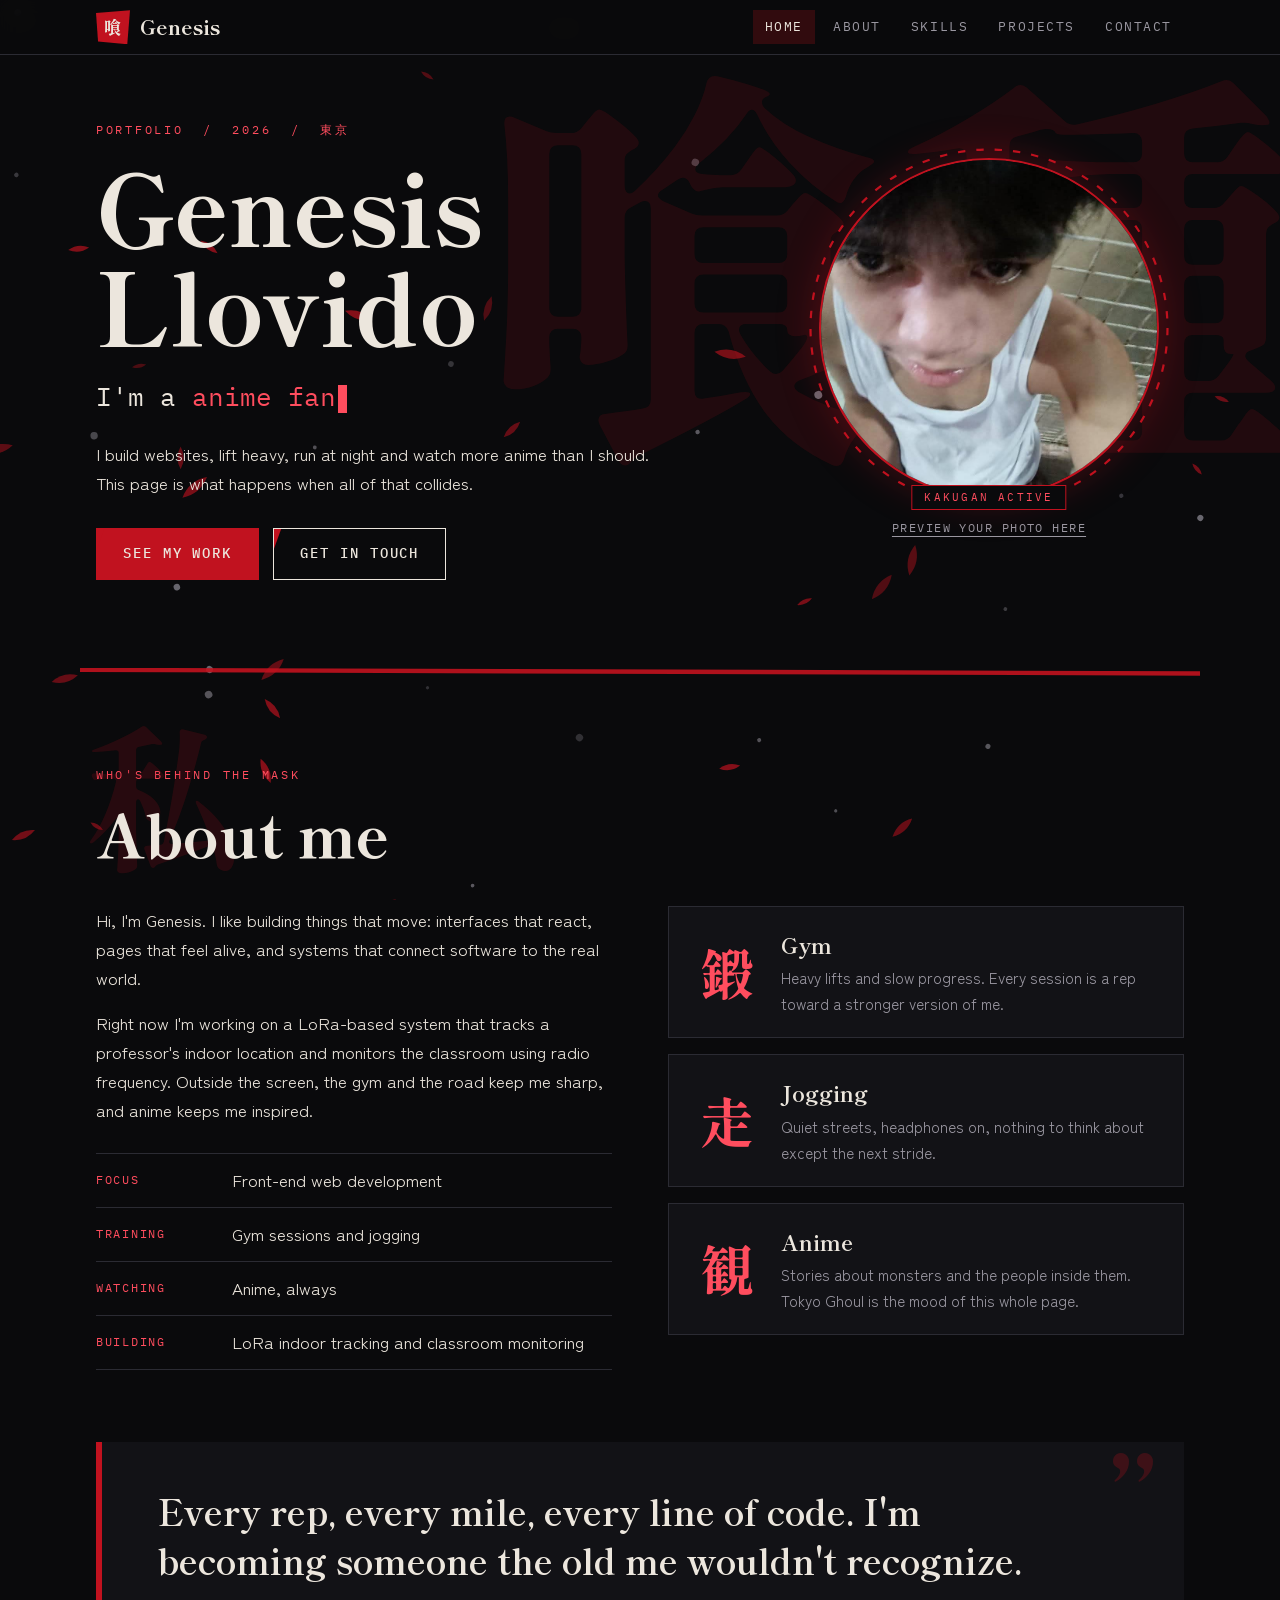
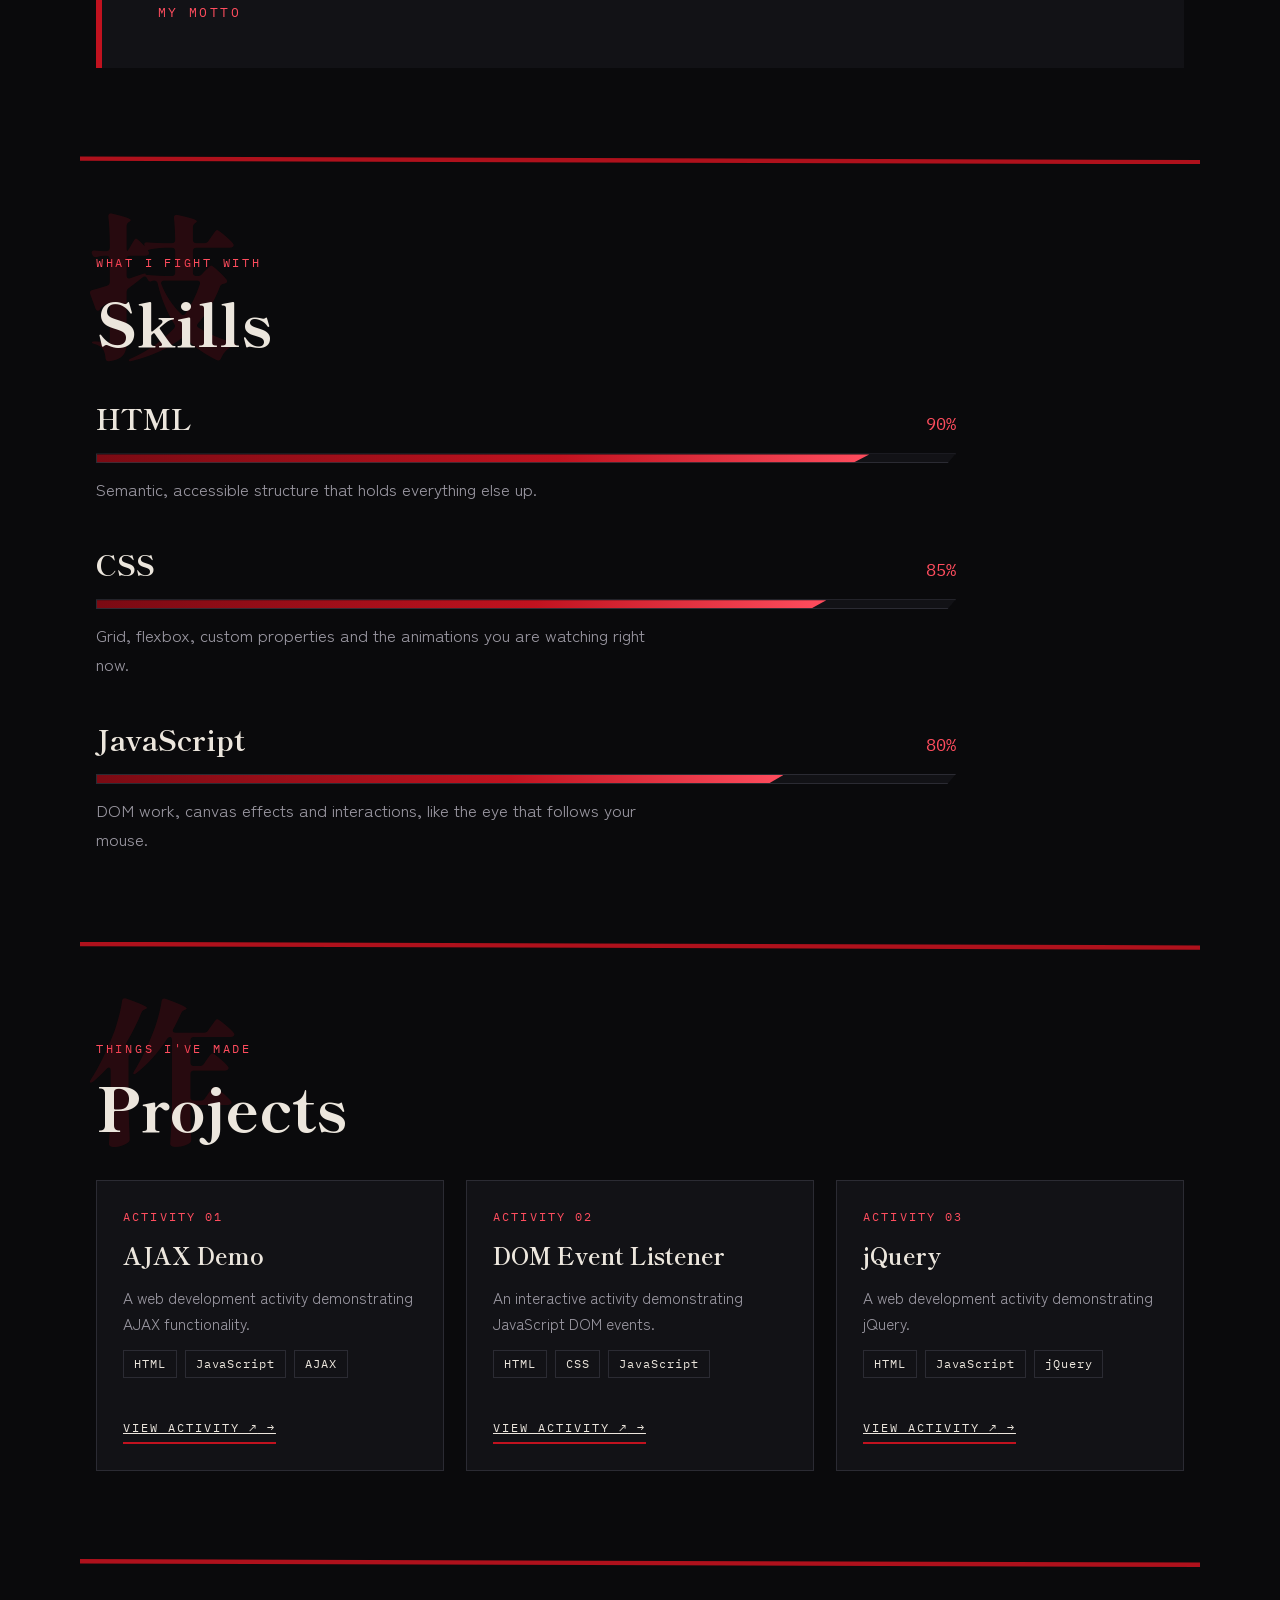
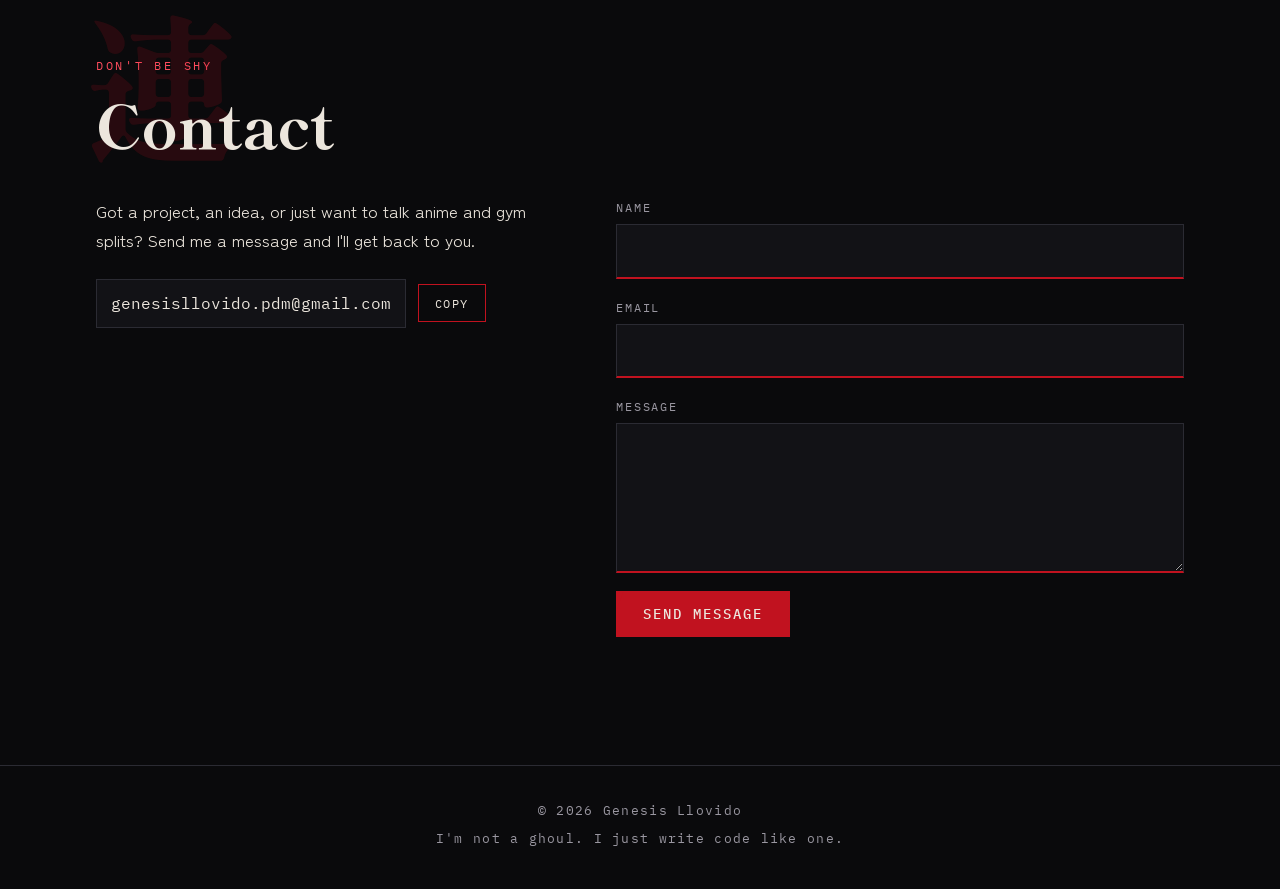
<file: FINAL_PORFOLIO/index.html>
<!DOCTYPE html>
<html lang="en">
<head>
<meta charset="UTF-8">
<meta name="viewport" content="width=device-width, initial-scale=1, viewport-fit=cover">
<title>Genesis Llovido Portfolio</title>
<link rel="preconnect" href="https://fonts.googleapis.com">
<link rel="preconnect" href="https://fonts.gstatic.com" crossorigin>
<link rel="stylesheet" href="https://fonts.googleapis.com/css2?family=IBM+Plex+Mono:wght@400;500&family=Shippori+Mincho+B1:wght@500;700;800&family=Zen+Kaku+Gothic+New:wght@400;500;700&display=swap">
<link rel="stylesheet" href="style.css">
</head>
<body>

<canvas id="ash" class="layer" aria-hidden="true"></canvas>
<canvas id="fx" class="layer" aria-hidden="true"></canvas>
<div class="eye" id="eye" aria-hidden="true">
  <svg viewBox="0 0 44 44" xmlns="http://www.w3.org/2000/svg">
    <g class="ball">
      <path d="M2 22 Q22 3 42 22 Q22 41 2 22 Z" fill="#050505" stroke="#ff2a3d" stroke-width="1.6"/>
      <g id="iris">
        <circle cx="22" cy="22" r="9" fill="#c1121f"/>
        <circle cx="22" cy="22" r="9" fill="none" stroke="#ff4d5e" stroke-width="1"/>
        <ellipse cx="22" cy="22" rx="2" ry="7.5" fill="#050505"/>
      </g>
      <path d="M2 22 L-0 21 M42 22 L44 23" stroke="#ff2a3d" stroke-width="1.2"/>
    </g>
  </svg>
</div>

<header class="nav">
  <div class="wrap">
    <a class="logo" href="#home" aria-label="Genesis Llovido, back to top"><b>喰</b>Genesis</a>
    <nav aria-label="Main">
      <ul>
        <li><a href="#home" data-spy>Home</a></li>
        <li><a href="#about" data-spy>About</a></li>
        <li><a href="#skills" data-spy>Skills</a></li>
        <li><a href="#projects" data-spy>Projects</a></li>
        <li><a href="#contact" data-spy>Contact</a></li>
      </ul>
    </nav>
  </div>
</header>

<main>
  <!-- HOME -->
  <section id="home">
    <div class="bigkanji" aria-hidden="true">喰種</div>
    <div class="wrap hero">
      <div>
        <p class="eyebrow reveal">Portfolio &nbsp;/&nbsp; 2026 &nbsp;/&nbsp; 東京</p>
        <h1 class="reveal"><span class="glitch" data-text="Genesis Llovido">Genesis Llovido</span></h1>
        <p class="role reveal">I'm a <span id="typed">web developer</span><span class="caret" aria-hidden="true"></span></p>
        <p class="reveal">I build websites, lift heavy, run at night and watch more anime than I should. This page is what happens when all of that collides.</p>
        <div class="btns reveal">
          <a class="btn solid" href="#projects">See my work</a>
          <a class="btn" href="#contact">Get in touch</a>
        </div>
      </div>
      <div class="avatar-col reveal">
        <div class="avatar">
          <svg class="ring" viewBox="0 0 100 100" aria-hidden="true"><circle cx="50" cy="50" r="48.5" fill="none" stroke="#c1121f" stroke-width=".6" stroke-dasharray="2 3"/></svg>
          <svg class="ring ring2" viewBox="0 0 100 100" aria-hidden="true"><circle cx="50" cy="50" r="48.5" fill="none" stroke="#ece6dd" stroke-opacity=".35" stroke-width=".4" stroke-dasharray="14 9 3 9"/></svg>
          <!-- To use your real photo permanently: replace the src of #avatarImg with your image file or a data: URI and remove the hidden attribute from it; hide #avatarArt. -->
          <div class="frame">
            <img
  id="avatarImg"
  src="cute.jpg"
  alt="Profile photo of Genesis Llovido"
>
            <svg id="avatarArt" viewBox="0 0 200 200" role="img" aria-label="Placeholder profile silhouette with one red ghoul eye">
              <defs>
                <radialGradient id="glow" cx="50%" cy="42%" r="65%"><stop offset="0" stop-color="#3a0a10"/><stop offset="1" stop-color="#0a0a0c"/></radialGradient>
              </defs>
              <rect width="200" height="200" fill="url(#glow)"/>
              <path d="M100 52c-26 0-40 18-40 42 0 18 8 32 18 40-26 8-48 22-52 66h148c-4-44-26-58-52-66 10-8 18-22 18-40 0-24-14-42-40-42z" fill="#050505"/>
              <path d="M66 86c10-30 26-38 40-36 16 2 26 14 28 34-12-12-24-16-36-14-12 2-24 8-32 16z" fill="#16161b"/>
              <path d="M104 98 Q116 90 128 98 Q116 108 104 98Z" fill="#050505" stroke="#ff2a3d" stroke-width="1.4"/>
              <circle cx="116" cy="98" r="5" fill="#c1121f"/><ellipse cx="116" cy="98" rx="1.1" ry="4.4" fill="#050505"/>
              <path d="M74 98 Q86 90 98 98 Q86 106 74 98Z" fill="#0a0a0c" stroke="#3a3a44" stroke-width="1"/>
            </svg>
          </div>
          <span class="tag">KAKUGAN ACTIVE</span>
        </div>
        <input type="file" id="photo" accept="image/*" class="sr">
        <button type="button" class="photo-btn" id="photoBtn">Preview your photo here</button>
      </div>
    </div>
  </section>

  <div class="slash" aria-hidden="true"></div>

  <!-- ABOUT -->
  <section id="about">
    <div class="wrap">
      <p class="eyebrow">Who's behind the mask</p>
      <h2 class="reveal"><span class="kj" aria-hidden="true">私</span>About me</h2>
      <div class="about-grid">
        <div class="reveal">
          <p>Hi, I'm Genesis. I like building things that move: interfaces that react, pages that feel alive, and systems that connect software to the real world.</p>
          <p>Right now I'm working on a LoRa-based system that tracks a professor's indoor location and monitors the classroom using radio frequency. Outside the screen, the gym and the road keep me sharp, and anime keeps me inspired.</p>
          <dl class="facts">
            <div><dt>Focus</dt><dd>Front-end web development</dd></div>
            <div><dt>Training</dt><dd>Gym sessions and jogging</dd></div>
            <div><dt>Watching</dt><dd>Anime, always</dd></div>
            <div><dt>Building</dt><dd>LoRa indoor tracking and classroom monitoring</dd></div>
          </dl>
        </div>
        <div class="hobbies" aria-label="Hobbies">
          <article class="hobby reveal">
            <span class="kj" aria-hidden="true">鍛</span>
            <div><h3>Gym</h3><p>Heavy lifts and slow progress. Every session is a rep toward a stronger version of me.</p></div>
          </article>
          <article class="hobby reveal">
            <span class="kj" aria-hidden="true">走</span>
            <div><h3>Jogging</h3><p>Quiet streets, headphones on, nothing to think about except the next stride.</p></div>
          </article>
          <article class="hobby reveal">
            <span class="kj" aria-hidden="true">観</span>
            <div><h3>Anime</h3><p>Stories about monsters and the people inside them. Tokyo Ghoul is the mood of this whole page.</p></div>
          </article>
        </div>
      </div>
      <figure class="quote reveal" style="margin-inline:0">
        <blockquote>Every rep, every mile, every line of code. I'm becoming someone the old me wouldn't recognize.</blockquote>
        <cite>My motto</cite>
      </figure>
    </div>
  </section>

  <div class="slash" aria-hidden="true"></div>

  <!-- SKILLS -->
  <section id="skills">
    <div class="wrap">
      <p class="eyebrow">What I fight with</p>
      <h2 class="reveal"><span class="kj" aria-hidden="true">技</span>Skills</h2>
      <div class="skills">
        <div class="skill reveal">
          <div class="skill-top"><h3>HTML</h3><span>90%</span></div>
          <div class="bar" role="img" aria-label="HTML skill level 90 percent"><i style="--lvl:90%"></i></div>
          <p>Semantic, accessible structure that holds everything else up.</p>
        </div>
        <div class="skill reveal">
          <div class="skill-top"><h3>CSS</h3><span>85%</span></div>
          <div class="bar" role="img" aria-label="CSS skill level 85 percent"><i style="--lvl:85%"></i></div>
          <p>Grid, flexbox, custom properties and the animations you are watching right now.</p>
        </div>
        <div class="skill reveal">
          <div class="skill-top"><h3>JavaScript</h3><span>80%</span></div>
          <div class="bar" role="img" aria-label="JavaScript skill level 80 percent"><i style="--lvl:80%"></i></div>
          <p>DOM work, canvas effects and interactions, like the eye that follows your mouse.</p>
        </div>
      </div>
    </div>
  </section>

  <div class="slash" aria-hidden="true"></div>

<!-- PROJECTS -->
<section id="projects">
  <div class="wrap">
    <p class="eyebrow">Things I've made</p>
    <h2 class="reveal">
      <span class="kj" aria-hidden="true">作</span>Projects
    </h2>

    <div class="projects">

      

      <!-- ACTIVITY 1 -->
      <article class="project reveal" data-hot>
        <span class="kind">Activity 01</span>
        <h3>AJAX Demo</h3>
        <p>A web development activity demonstrating AJAX functionality.</p>
        <ul class="tags">
          <li>HTML</li>
          <li>JavaScript</li>
          <li>AJAX</li>
        </ul>
        <a class="view" href="projects/AJAX_DEMO/index.html"
           target="_blank" rel="noopener">View Activity ↗</a>
      </article>

      <!-- ACTIVITY 2 -->
      <article class="project reveal" data-hot>
        <span class="kind">Activity 02</span>
        <h3>DOM Event Listener</h3>
        <p>An interactive activity demonstrating JavaScript DOM events.</p>
        <ul class="tags">
          <li>HTML</li>
          <li>CSS</li>
          <li>JavaScript</li>
        </ul>
        <a class="view" href="projects/AJAX_DEMO/DOM_EVENTLISTENER/index.html"
           target="_blank" rel="noopener">View Activity ↗</a>
      </article>

      <!-- ACTIVITY 3 -->
      <article class="project reveal" data-hot>
        <span class="kind">Activity 03</span>
        <h3>jQuery</h3>
        <p>A web development activity demonstrating jQuery.</p>
        <ul class="tags">
          <li>HTML</li>
          <li>JavaScript</li>
          <li>jQuery</li>
        </ul>
        <a class="view" href="projects/AJAX_DEMO/DOM_EVENTLISTENER/JQuery/index.html"
           target="_blank" rel="noopener">View Activity ↗</a>
      </article>

    </div>
  </div>
</section>

<div class="slash" aria-hidden="true"></div>
  <!-- CONTACT -->
  <section id="contact">
    <div class="wrap">
      <p class="eyebrow">Don't be shy</p>
      <h2 class="reveal"><span class="kj" aria-hidden="true">連</span>Contact</h2>
      <div class="contact-grid">
        <div class="reveal">
          <p>Got a project, an idea, or just want to talk anime and gym splits? Send me a message and I'll get back to you.</p>
          <div class="mail">
            <code id="mailText">genesisllovido.pdm@gmail.com</code>
            <button type="button" id="copyMail">Copy</button>
          </div>
          <p id="copyNote" class="muted" style="margin-top:10px;font-size:.9rem" aria-live="polite"></p>
        </div>
        <form id="contactForm" class="reveal" novalidate>
          <label for="name">Name<input id="name" name="name" type="text" autocomplete="name" required></label>
          <label for="email">Email<input id="email" name="email" type="email" autocomplete="email" required></label>
          <label for="msg">Message<textarea id="msg" name="msg" required></textarea></label>
          <div><button class="btn solid" type="submit">Send message</button></div>
          <p id="status" role="status" aria-live="polite"></p>
        </form>
      </div>
    </div>
  </section>
</main>

<div class="modal" id="modal" hidden>
  <div class="panel" role="dialog" aria-modal="true" aria-labelledby="pTitle">
    <button type="button" class="x" id="pClose" aria-label="Close project">×</button>
    <span class="eyebrow" id="pKind" style="margin:0"></span>
    <h3 id="pTitle"></h3>
    <div id="pBody"></div>
  </div>
</div>

<footer>
  <div class="wrap">
    <p>© 2026 Genesis Llovido</p>
    <p>I'm not a ghoul. I just write code like one.</p>
  </div>
</footer>

<script src="script.js"></script>
</body>
</html>
</file>
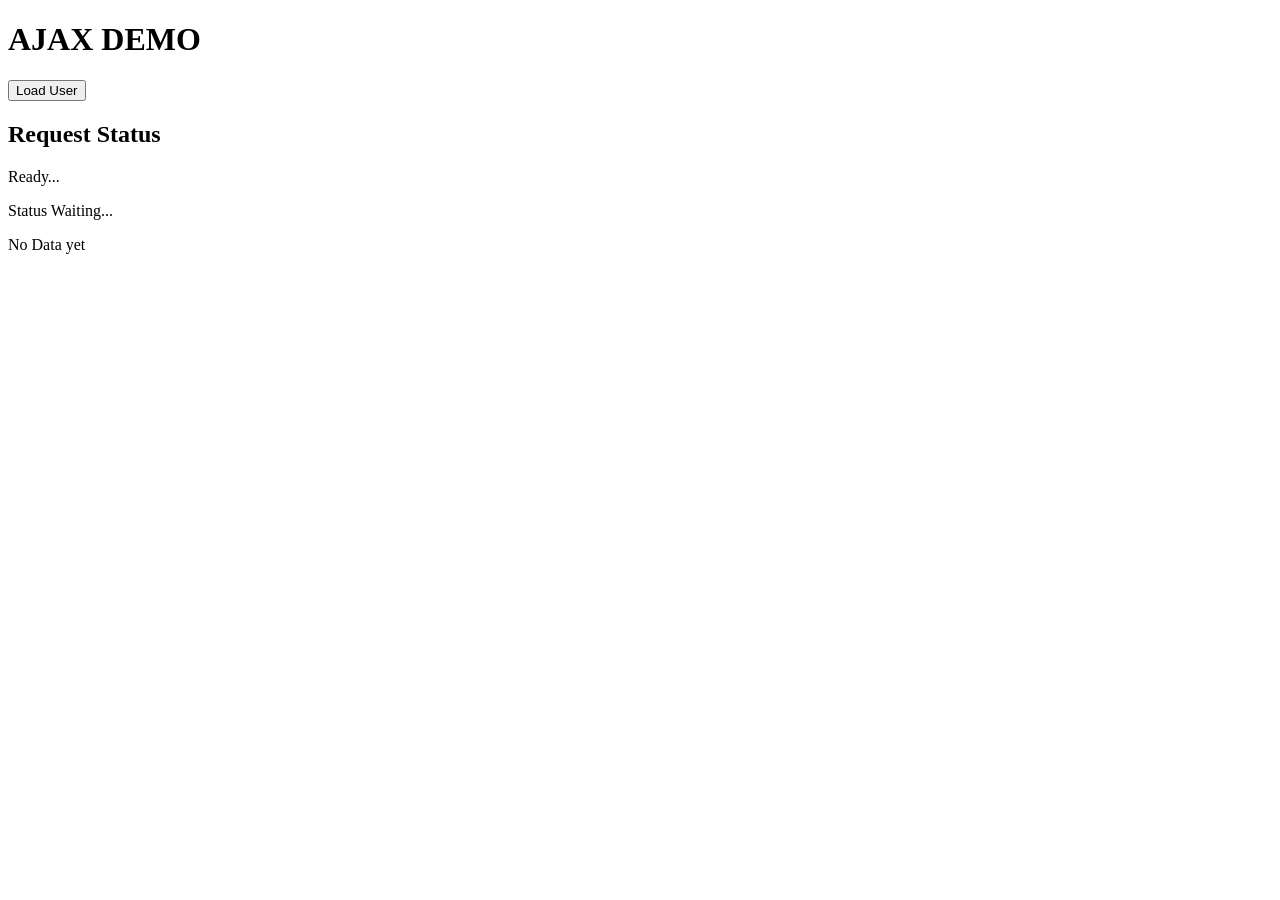
<file: FINAL_PORFOLIO/projects/AJAX_DEMO/index.html>
<!DOCTYPE html>
<html lang="en">
<head>
    <meta charset="UTF-8">
    <meta name="viewport" content="width=device-width, initial-scale=1.0">
    <title>Document</title>
</head>
<body>
    <div class="card">

        <h1>AJAX DEMO</h1>

        <button id="loadBtn">Load User</button>

        <h2>Request Status</h2>

        <p id="state">Ready...</p>

        <p id="status">Status Waiting...</p>

        <p id="result">No Data yet</p>

    </div>

    <script src="script.js"></script>
</body>
</html>
</file>
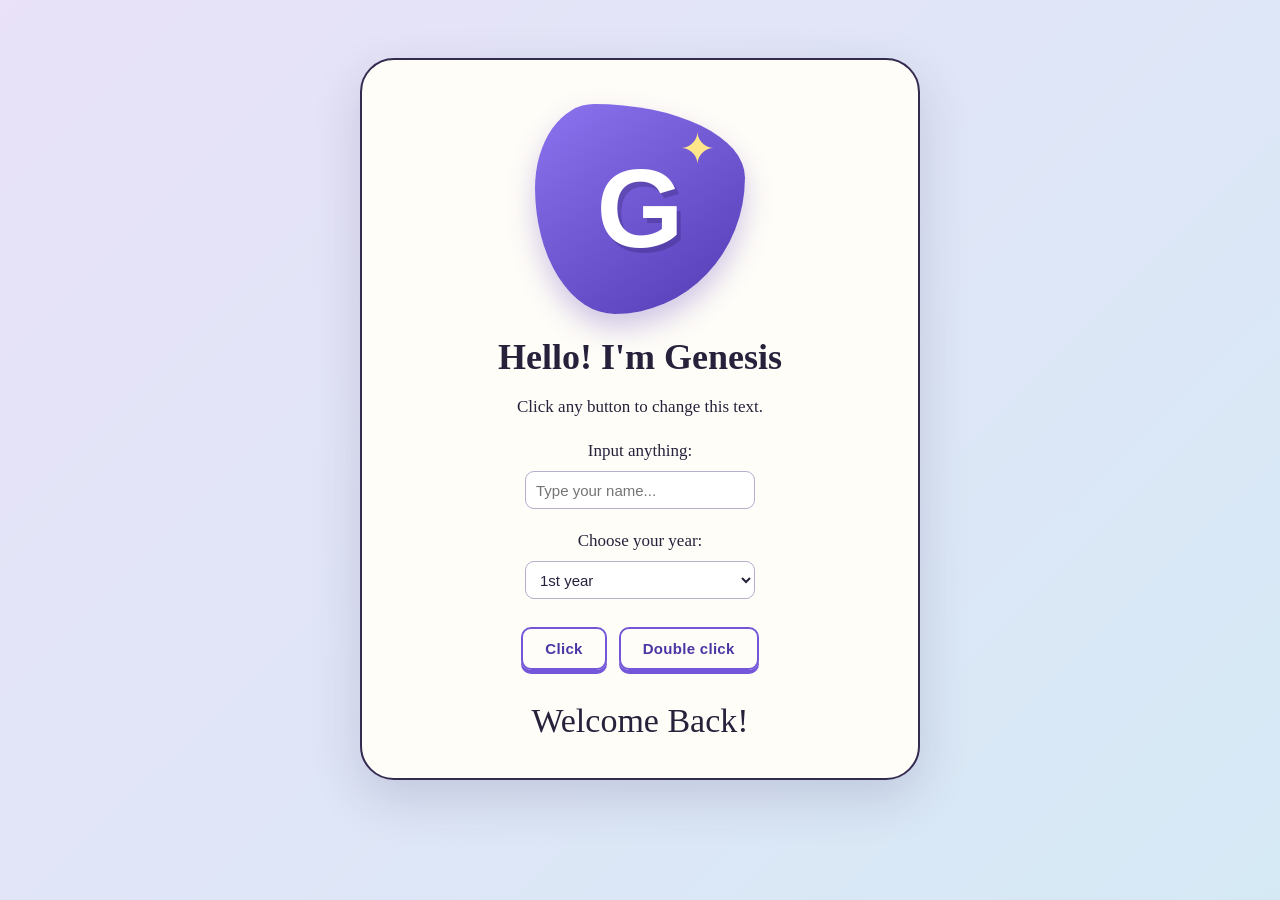
<file: FINAL_PORFOLIO/projects/AJAX_DEMO/DOM_EVENTLISTENER/index.html>
<!DOCTYPE html>
<html lang="en">
<head>
  <meta charset="UTF-8">
  <meta name="viewport" content="width=device-width, initial-scale=1.0">
  <title>Genesis Interactive Page</title>
  <link rel="stylesheet" href="style.css">
</head>
<body>
  <main class="card">
    <div class="logo-wrap">
      <div class="logo" id="profileLogo" role="img" aria-label="Kien's custom lightning logo">
        <span class="logo-mark">G</span>
        <span class="logo-spark">✦</span>
      </div>
    </div>

    <h1 id="greeting">Hello! I'm Genesis</h1>
    <p class="subtitle">Click any button to change this text.</p>

    <form id="demoForm">
      <label for="userInput">Input anything:</label>
      <input id="userInput" name="userInput" type="text" autocomplete="off" placeholder="Type your name...">

      <label class="select-label" for="yearSelect">Choose your year:</label>
      <select id="yearSelect" name="yearSelect">
        <option>1st year</option>
        <option>2nd year</option>
        <option>3rd year</option>
        <option>4th year</option>
        <option>5th year</option>
      </select>

      <div class="buttons">
        <button type="button" id="clickButton">Click</button>
        <button type="button" id="doubleButton">Double click</button>
      </div>
    </form>

    <p id="message" class="message" aria-live="polite">Welcome Back!</p>
  </main>
  <script src="script.js"></script>
</body>
</html>
</file>
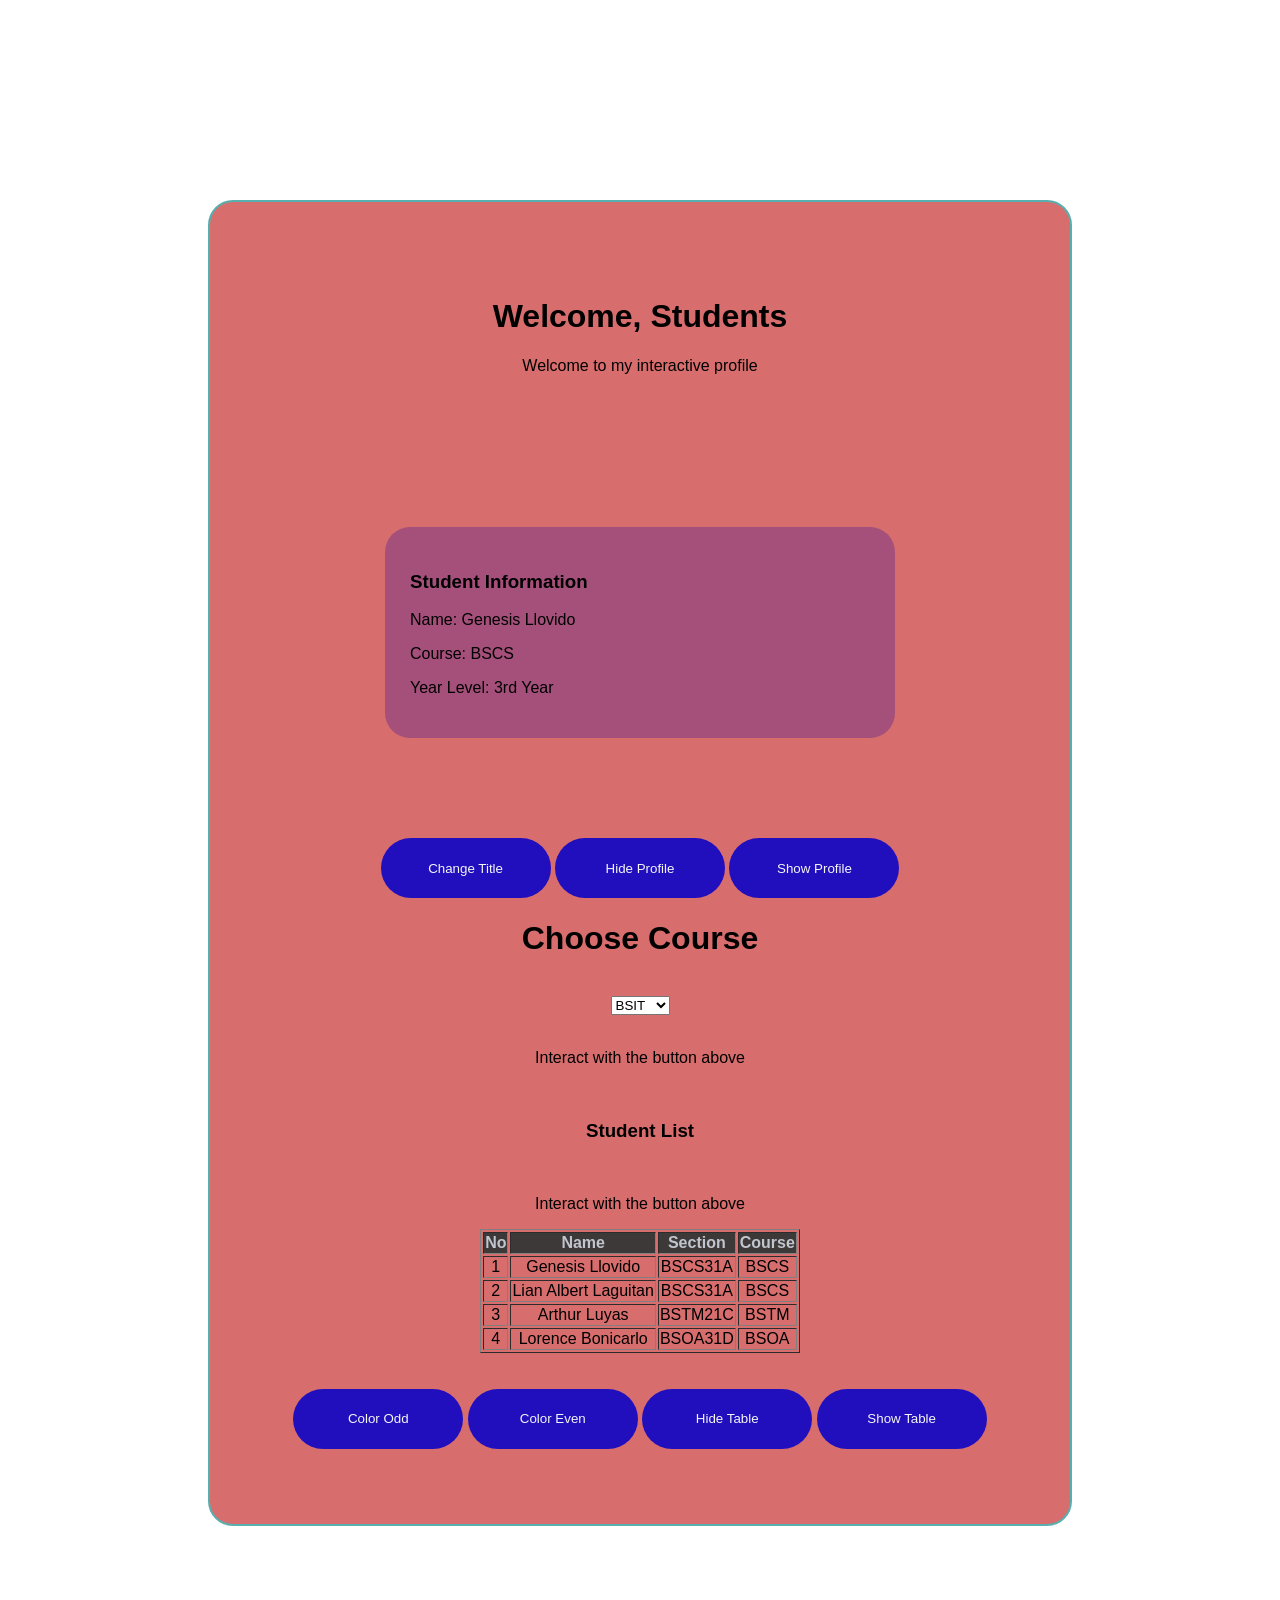
<file: FINAL_PORFOLIO/projects/AJAX_DEMO/DOM_EVENTLISTENER/JQuery/index.html>
<!DOCTYPE html>
<html lang="en">
<head>
    <meta charset="UTF-8">
    <meta name="viewport" content="width=device-width, initial-scale=1.0">
    <title>Document</title>
    <script src="https://code.jquery.com/jquery-3.7.1.min.js"></script>
</head>
<style>
        body{
            font-family: Arial, Helvetica, sans-serif;
            text-align: center;
            margin-top: 20px;
        }

        .card {
            background-color:rgb(216, 109, 109);
            margin: 200px;
            border: solid 2px rgb(88, 175, 175);
            border-radius: 25px;
            padding: 75px;
        }

        #info {
            background-color:rgb(165, 80, 123);
            margin: 100px;
            text-align: left;
            border-radius: 25px;
            padding: 25px;
        }
        
        button{
            padding: 15px 25px;
            background-color: rgb(33, 15, 190);
            color: whitesmoke;
            border-radius: 30px;
            border: none;
            height: 60px;
            width: 170px;
        }

        table{
            justify-content: center;
            
        }
        #read {
            background-color: rgb(61, 57, 57);
            color: rgb(192, 197, 206);
        }
        
    </style>    
<body>
     <div class="card">

        <h1 id="message">Welcome, Students</h1>

        <p>Welcome to my interactive profile</p>

        <br><br>

        <div id="title">

            <div id="info">
            <h3>Student Information</h3>
            <p>Name: Genesis Llovido</p>
            <p>Course: <span id="change">BSCS</span></p>
            <p>Year Level: 3rd Year</p>
            </div>

           <button id="btnChange">Change Title</button>
           
           <button class="btnHide">Hide Profile</button>

           <button class="btnShow">Show Profile</button>

           <h1>Choose Course</h1>

            <br>

            <select id="course">

            <option value="BSIT">BSIT</option>
            <option value="BSCS">BSCS</option>
            <option value="BSIS">BSIS</option>

        </select>

        <br><br>

        <p id="name">Interact with the button above</p>

        <br>

        <h3>Student List</h3>

        <br>

        <p>Interact with the button above</p>

        <table border="" align="center" id="table">
            <tr id="read">
                <th>No</th>
                <th>Name</th>
                <th>Section</th>
                <th>Course</th>
            </tr>

            <tr>
                <td>1</td>
                <td>Genesis Llovido</td>
                <td>BSCS31A</td>
                <td>BSCS</td>
               
            </tr>

             <tr>
                <td>2</td>
                <td>Lian Albert Laguitan</td>
                <td>BSCS31A</td>
                <td>BSCS</td>
        
            </tr>

             <tr>
                <td>3</td>
                <td>Arthur Luyas</td>
                <td>BSTM21C</td>
                <td>BSTM</td>
                  
            </tr>

             <tr>
                <td>4</td>
                <td>Lorence Bonicarlo</td>
                <td>BSOA31D</td>
                <td>BSOA</td>
               
            </tr>
        </table>
        <br><br>
        <button id="btnOdd">Color Odd</button>
        <button id="btnEven">Color Even</button>
        <button class="hideTable">Hide Table</button>
        <button class="showTable">Show Table</button>
        </div>
     </div>

     <script src="script.js"></script>
</body>
</html>
</file>
<file: FINAL_PORFOLIO/style.css>
/* Layout: one long dark page. Sticky nav, hero with avatar, then About, Skills, Projects, Contact separated by red slashes.
   Look: black streets, bone-white type, blood red used for the eye cursor, slashes and hovers. Single dark theme by choice. */
:root {
  --bg: #0a0a0c;
  --bg-2: #121216;
  --bone: #ece6dd;
  --muted: #9a97a1;
  --blood: #c1121f;
  --blood-hot: #ff4d5e;
  --line: #2b2b33;
  --display: "Shippori Mincho B1", "Hiragino Mincho ProN", "Yu Mincho", serif;
  --body: "Zen Kaku Gothic New", "Hiragino Sans", "Segoe UI", sans-serif;
  --mono: "IBM Plex Mono", ui-monospace, Menlo, Consolas, monospace;
  color-scheme: dark;
}
* { box-sizing: border-box; }
body { margin: 0; }
html { scroll-behavior: smooth; }
body {
  background: var(--bg);
  color: var(--bone);
  font-family: var(--body);
  font-size: 17px;
  line-height: 1.7;
  overflow-x: hidden;
}
/* Fix: keep the project popup hidden until opened */
.modal[hidden] {
  display: none !important;
}
body::before {
  content: ""; position: fixed; inset: 0 0 auto; height: env(safe-area-inset-top, 0px);
  z-index: 60; background: var(--bg);
}
html.gc, html.gc * { cursor: none !important; }
a { color: inherit; }
:focus-visible { outline: 2px solid var(--blood-hot); outline-offset: 3px; }
.wrap {
  max-width: 1120px; margin: 0 auto;
  padding-left: max(16px, env(safe-area-inset-left, 0px));
  padding-right: max(16px, env(safe-area-inset-right, 0px));
}
canvas.layer { position: fixed; inset: 0; pointer-events: none; }
#ash { z-index: 0; }
#fx { z-index: 9998; }
main, header.nav, footer { position: relative; z-index: 1; }

/* eye cursor */
.eye { position: fixed; left: 0; top: 0; z-index: 9999; pointer-events: none; opacity: 0; transition: opacity .3s; will-change: transform; }
.eye.on { opacity: 1; }
.eye svg { display: block; width: 44px; height: 44px; transition: transform .25s cubic-bezier(.3,1.6,.5,1); filter: drop-shadow(0 0 8px rgba(255,42,61,.55)); }
.eye.hot svg { transform: scale(1.6); }
.eye .ball { transform-box: fill-box; transform-origin: center; }
.eye.blink .ball { animation: blink .22s ease-in-out; }
@keyframes blink { 50% { transform: scaleY(.06); } }

/* nav */
header.nav {
  position: sticky; top: env(safe-area-inset-top, 0px); z-index: 50;
  background: rgba(10,10,12,.82); backdrop-filter: blur(10px);
  border-bottom: 1px solid var(--line);
}
.nav .wrap { display: flex; align-items: center; justify-content: space-between; gap: 12px 24px; flex-wrap: wrap; padding-block: 10px; }
.logo { font-family: var(--display); font-weight: 800; font-size: 1.25rem; text-decoration: none; display: flex; align-items: center; gap: 10px; }
.logo b { display: grid; place-items: center; width: 34px; height: 34px; background: var(--blood); color: var(--bone); font-size: 1.1rem; clip-path: polygon(0 8%, 100% 0, 92% 100%, 6% 92%); }
.nav ul { list-style: none; margin: 0; padding: 0; display: flex; gap: 4px 6px; flex-wrap: wrap; }
.nav li a {
  display: block; padding: 6px 12px; text-decoration: none; font-family: var(--mono); font-size: .82rem;
  letter-spacing: .12em; text-transform: uppercase; color: var(--muted); transition: color .2s, background .2s;
}
.nav li a:hover, .nav li a.active { color: var(--bone); background: rgba(193,18,31,.22); }

section { scroll-margin-top: 70px; padding-block: 88px; }
.slash { height: 8px; background: var(--blood); clip-path: polygon(0 0, 100% 45%, 100% 100%, 0 55%); max-width: 1120px; margin: 0 auto; opacity: .9; }
.eyebrow { font-family: var(--mono); font-size: .78rem; letter-spacing: .22em; text-transform: uppercase; color: var(--blood-hot); margin: 0 0 14px; }
h2 { font-family: var(--display); font-weight: 800; font-size: clamp(2.2rem, 6vw, 3.8rem); line-height: 1.1; margin: 0 0 40px; position: relative; text-wrap: balance; }
h2 .kj { position: absolute; left: -.08em; top: -.55em; font-size: 2.6em; color: var(--blood); opacity: .16; z-index: -1; pointer-events: none; line-height: 1; }
h3 { font-family: var(--display); font-weight: 700; margin: 0; }
p { margin: 0 0 1em; max-width: 65ch; }
.muted { color: var(--muted); }

/* reveal */
.reveal.in { animation: rise .9s cubic-bezier(.2,.7,.2,1) both; }
@keyframes rise { from { opacity: 0; transform: translateY(34px); } to { opacity: 1; transform: none; } }

/* home */
#home { padding-top: 64px; position: relative; overflow: hidden; }
.bigkanji {
  position: absolute; right: -2%; top: 8px; font-family: var(--display); font-weight: 800;
  font-size: clamp(10rem, 34vw, 26rem); line-height: .9; color: var(--blood); opacity: .13;
  pointer-events: none; user-select: none; animation: flicker 7s steps(1) infinite; white-space: nowrap;
}
@keyframes flicker { 0%, 92%, 96%, 100% { opacity: .13; } 93% { opacity: .03; } 94% { opacity: .22; } 95% { opacity: .05; } }
.hero { display: grid; grid-template-columns: minmax(0, 1.25fr) minmax(0, .75fr); gap: 48px; align-items: center; position: relative; }
.hero h1 { font-family: var(--display); font-weight: 800; font-size: clamp(2.8rem, 8.4vw, 6.2rem); line-height: 1; margin: 0 0 22px; text-wrap: balance; }
.glitch { position: relative; display: inline-block; }
.glitch::before, .glitch::after { content: attr(data-text); position: absolute; inset: 0; pointer-events: none; }
.glitch::before { color: var(--blood-hot); transform: translateX(-3px); clip-path: inset(0 0 100% 0); animation: gl1 5s infinite steps(1); mix-blend-mode: screen; }
.glitch::after { color: #6ad2ff; transform: translateX(3px); clip-path: inset(100% 0 0 0); animation: gl2 5s infinite steps(1); mix-blend-mode: screen; opacity: .7; }
.glitch:hover::before { animation-duration: .6s; }
.glitch:hover::after { animation-duration: .6s; }
@keyframes gl1 { 0%, 88%, 100% { clip-path: inset(0 0 100% 0); } 89% { clip-path: inset(12% 0 62% 0); } 91% { clip-path: inset(58% 0 20% 0); } 93% { clip-path: inset(30% 0 48% 0); } 95% { clip-path: inset(0 0 100% 0); } }
@keyframes gl2 { 0%, 88%, 100% { clip-path: inset(100% 0 0 0); } 90% { clip-path: inset(66% 0 8% 0); } 92% { clip-path: inset(20% 0 60% 0); } 94% { clip-path: inset(100% 0 0 0); } }
.role { font-size: clamp(1.15rem, 2.6vw, 1.6rem); font-family: var(--mono); margin: 0 0 22px; max-width: none; min-height: 1.7em; }
.role #typed { color: var(--blood-hot); }
.caret { display: inline-block; width: .55ch; height: 1.1em; margin-left: 2px; background: var(--blood-hot); vertical-align: text-bottom; animation: caret 1s steps(1) infinite; }
@keyframes caret { 50% { opacity: 0; } }
.btns { display: flex; gap: 14px; flex-wrap: wrap; margin-top: 30px; }
.btn {
  display: inline-block; padding: 13px 26px; font-family: var(--mono); font-size: .86rem; letter-spacing: .14em; text-transform: uppercase;
  text-decoration: none; border: 1px solid var(--bone); background: transparent; color: var(--bone); position: relative; overflow: hidden;
  transition: color .3s, border-color .3s; font-weight: 500;
}
.btn::before { content: ""; position: absolute; inset: 0; background: var(--blood); transform: translateX(-101%) skewX(-20deg); transition: transform .4s cubic-bezier(.2,.7,.2,1); z-index: -1; }
.btn:hover { border-color: var(--blood); }
.btn:hover::before { transform: translateX(0) skewX(-20deg); }
.btn.solid { background: var(--blood); border-color: var(--blood); }
.btn.solid:hover { background: var(--blood-hot); border-color: var(--blood-hot); }
.btn { z-index: 0; isolation: isolate; }

/* avatar */
.avatar-col { display: grid; justify-items: center; gap: 16px; }
.avatar { position: relative; width: min(100%, 340px); aspect-ratio: 1; }
.avatar .ring { position: absolute; inset: -14px; width: calc(100% + 28px); height: calc(100% + 28px); animation: spin 42s linear infinite; }
.avatar .ring2 { animation-duration: 28s; animation-direction: reverse; inset: -4px; width: calc(100% + 8px); height: calc(100% + 8px); }
@keyframes spin { to { transform: rotate(360deg); } }
.avatar .frame { position: absolute; inset: 0; border-radius: 50%; overflow: hidden; background: var(--bg-2); border: 2px solid var(--blood); box-shadow: 0 0 40px rgba(193,18,31,.35), inset 0 0 40px rgba(0,0,0,.8); }
.avatar .frame img, .avatar .frame svg { width: 100%; height: 100%; object-fit: cover; display: block; }
.avatar .tag { position: absolute; left: 50%; bottom: -12px; transform: translateX(-50%); background: var(--bg); border: 1px solid var(--blood); padding: 2px 12px; font-family: var(--mono); font-size: .7rem; letter-spacing: .2em; white-space: nowrap; color: var(--blood-hot); }
.photo-btn { font-family: var(--mono); font-size: .75rem; letter-spacing: .12em; text-transform: uppercase; background: none; border: 0; color: var(--muted); text-decoration: underline; text-underline-offset: 4px; padding: 6px; }
.photo-btn:hover { color: var(--bone); }
.sr { position: absolute; width: 1px; height: 1px; overflow: hidden; clip-path: inset(50%); }

/* about */
.about-grid { display: grid; grid-template-columns: minmax(0, 1fr) minmax(0, 1fr); gap: 56px; align-items: start; }
.facts { margin: 28px 0 0; padding: 0; display: grid; gap: 0; border-top: 1px solid var(--line); }
.facts div { display: grid; grid-template-columns: 7.5rem minmax(0, 1fr); gap: 16px; padding: 12px 0; border-bottom: 1px solid var(--line); }
.facts dt { font-family: var(--mono); font-size: .78rem; letter-spacing: .14em; text-transform: uppercase; color: var(--blood-hot); padding-top: 3px; }
.facts dd { margin: 0; }
.hobbies { display: grid; gap: 16px; }
.hobby {
  position: relative; display: grid; grid-template-columns: 4.5rem minmax(0, 1fr); gap: 18px; align-items: center;
  padding: 20px 22px; background: var(--bg-2); border: 1px solid var(--line); overflow: hidden;
  transition: transform .35s cubic-bezier(.2,.7,.2,1), border-color .3s;
}
.hobby::after { content: ""; position: absolute; left: 0; right: 0; bottom: 0; height: 100%; background: linear-gradient(0deg, rgba(193,18,31,.28), transparent 70%); transform: translateY(100%); transition: transform .45s cubic-bezier(.2,.7,.2,1); pointer-events: none; }
.hobby:hover { transform: translateX(8px); border-color: var(--blood); }
.hobby:hover::after { transform: none; }
.hobby .kj { font-family: var(--display); font-weight: 800; font-size: 3.4rem; line-height: 1; color: var(--blood-hot); text-align: center; position: relative; z-index: 1; transition: transform .4s; }
.hobby:hover .kj { transform: rotate(-8deg) scale(1.1); }
.hobby div { position: relative; z-index: 1; min-width: 0; }
.hobby h3 { font-size: 1.35rem; }
.hobby p { margin: 2px 0 0; color: var(--muted); font-size: .95rem; }
.quote { margin: 72px 0 0; padding: 44px clamp(20px, 5vw, 56px); background: var(--bg-2); position: relative; border-left: 6px solid var(--blood); }
.quote::before { content: "”"; position: absolute; right: 24px; top: -8px; font-family: var(--display); font-size: 9rem; line-height: 1; color: var(--blood); opacity: .25; }
.quote blockquote { margin: 0; font-family: var(--display); font-weight: 700; font-size: clamp(1.4rem, 3.6vw, 2.2rem); line-height: 1.4; text-wrap: balance; position: relative; }
.quote cite { display: block; margin-top: 18px; font-family: var(--mono); font-style: normal; font-size: .82rem; letter-spacing: .18em; text-transform: uppercase; color: var(--blood-hot); }

/* skills */
.skills { display: grid; gap: 36px; max-width: 860px; }
.skill-top { display: flex; justify-content: space-between; align-items: baseline; gap: 16px; }
.skill-top h3 { font-size: 1.8rem; }
.skill-top span { font-family: var(--mono); font-variant-numeric: tabular-nums; color: var(--blood-hot); }
.bar { height: 10px; background: var(--bg-2); border: 1px solid var(--line); margin: 10px 0 12px; position: relative; clip-path: polygon(0 0, 100% 0, 99% 100%, 0 100%); }
.bar i { display: block; height: 100%; width: var(--lvl); background: linear-gradient(90deg, #7a0a13, var(--blood) 60%, var(--blood-hot)); box-shadow: 0 0 14px rgba(255,42,61,.6); clip-path: polygon(0 0, 100% 0, 98% 100%, 0 100%); }
.reveal.in .bar i { animation: fill 1.4s cubic-bezier(.2,.7,.2,1) both .2s; }
@keyframes fill { from { width: 0; } }
.skill p { margin: 0; color: var(--muted); }

/* projects */
.projects { display: grid; grid-template-columns: repeat(auto-fit, minmax(min(100%, 300px), 1fr)); gap: 22px; }
.project { display: flex; flex-direction: column; gap: 14px; padding: 26px; background: var(--bg-2); border: 1px solid var(--line); position: relative; overflow: hidden; transition: transform .4s cubic-bezier(.2,.7,.2,1), border-color .3s; min-width: 0; }
.project::before { content: ""; position: absolute; left: 0; top: 0; width: 100%; height: 3px; background: var(--blood); transform-origin: left; transform: scaleX(0); transition: transform .5s cubic-bezier(.2,.7,.2,1); }
.project:hover { transform: translateY(-8px); border-color: var(--blood); }
.project:hover::before { transform: scaleX(1); }
.project .kind { font-family: var(--mono); font-size: .74rem; letter-spacing: .18em; text-transform: uppercase; color: var(--blood-hot); }
.project h3 { font-size: 1.45rem; line-height: 1.25; text-wrap: balance; }
.project p { margin: 0; color: var(--muted); font-size: .96rem; }
.tags { display: flex; flex-wrap: wrap; gap: 8px; margin-top: auto; padding: 0; list-style: none; }
.tags li { font-family: var(--mono); font-size: .72rem; letter-spacing: .08em; padding: 3px 10px; border: 1px solid var(--line); color: var(--bone); }
.project.empty { border-style: dashed; background: transparent; justify-content: center; }

.project.viewable { cursor: pointer; }
.view { align-self: flex-start; margin-top: 4px; font-family: var(--mono); font-size: .78rem; letter-spacing: .16em; text-transform: uppercase; color: var(--bone); background: none; border: 0; border-bottom: 2px solid var(--blood); padding: 4px 0; transition: color .2s, padding .25s; }
.view::after { content: " →"; }
.project:hover .view, .view:hover { color: var(--blood-hot); padding-right: 10px; }

/* project viewer */
.modal { position: fixed; inset: 0; z-index: 70; display: grid; place-items: center; background: rgba(5,5,7,.84); backdrop-filter: blur(6px);
  padding: max(16px, env(safe-area-inset-top, 0px)) max(16px, env(safe-area-inset-right, 0px)) max(16px, env(safe-area-inset-bottom, 0px)) max(16px, env(safe-area-inset-left, 0px)); animation: fade .25s both; }
@keyframes fade { from { opacity: 0; } }
.panel { position: relative; width: min(100%, 760px); max-height: min(88vh, 100%); overflow-y: auto; background: var(--bg-2); border: 1px solid var(--line); border-left: 6px solid var(--blood);
  padding: clamp(22px, 5vw, 44px); animation: pop .4s cubic-bezier(.2,.8,.2,1) both; box-shadow: 0 0 60px rgba(193,18,31,.25); }
@keyframes pop { from { opacity: 0; transform: translateY(30px) scale(.97); } }
.panel h3 { font-size: clamp(1.5rem, 4vw, 2.1rem); line-height: 1.2; margin: 6px 40px 16px 0; text-wrap: balance; }
.panel h4 { font-family: var(--mono); font-weight: 500; font-size: .78rem; letter-spacing: .18em; text-transform: uppercase; color: var(--blood-hot); margin: 28px 0 12px; }
.panel ul.pts { margin: 0; padding-left: 1.2em; display: grid; gap: 8px; }
.panel ul.pts li::marker { color: var(--blood-hot); }
.panel .tags { margin-top: 24px; }
.flow { list-style: none; margin: 0; padding: 0; display: flex; flex-wrap: wrap; gap: 10px 8px; align-items: center; }
.flow li { font-family: var(--mono); font-size: .82rem; padding: 8px 14px; border: 1px solid var(--blood); background: rgba(193,18,31,.12); }
.flow li:not(:last-child)::after { content: "→"; color: var(--blood-hot); margin-left: 14px; }
.flow li:not(:last-child) { border-right-color: var(--line); }
.x { position: absolute; right: 12px; top: 12px; width: 44px; height: 44px; display: grid; place-items: center; background: none; border: 1px solid var(--line); color: var(--bone); font-size: 1.6rem; line-height: 1; transition: background .2s, border-color .2s, transform .3s; }
.x:hover { background: var(--blood); border-color: var(--blood); transform: rotate(90deg); }

/* contact */
.contact-grid { display: grid; grid-template-columns: minmax(0, .9fr) minmax(0, 1.1fr); gap: 56px; align-items: start; }
.mail { display: flex; align-items: center; gap: 12px; flex-wrap: wrap; margin-top: 24px; }
.mail code { font-family: var(--mono); font-size: 1rem; padding: 10px 14px; background: var(--bg-2); border: 1px solid var(--line); overflow-wrap: anywhere; user-select: all; }
.mail button { font-family: var(--mono); font-size: .78rem; letter-spacing: .12em; text-transform: uppercase; background: none; border: 1px solid var(--blood); color: var(--bone); padding: 10px 16px; transition: background .2s; }
.mail button:hover { background: var(--blood); }
form { display: grid; gap: 18px; }
label { display: grid; gap: 6px; font-family: var(--mono); font-size: .78rem; letter-spacing: .14em; text-transform: uppercase; color: var(--muted); }
input, textarea {
  font: inherit; font-family: var(--body); font-size: 1rem; letter-spacing: 0; text-transform: none; color: var(--bone);
  background: var(--bg-2); border: 1px solid var(--line); border-bottom: 2px solid var(--blood); padding: 12px 14px; width: 100%; border-radius: 0;
  transition: box-shadow .25s, border-color .25s;
}
input:focus, textarea:focus { outline: none; border-color: var(--blood-hot); box-shadow: 0 0 0 3px rgba(193,18,31,.35); }
textarea { min-height: 150px; resize: vertical; }
#status { min-height: 1.6em; margin: 0; font-family: var(--mono); font-size: .85rem; color: var(--blood-hot); }

footer { border-top: 1px solid var(--line); padding-block: 34px; text-align: center; color: var(--muted); font-family: var(--mono); font-size: .8rem; letter-spacing: .1em; }
footer .wrap > p { margin: 0 auto 6px; }

@media (max-width: 820px) {
  .hero, .about-grid, .contact-grid { grid-template-columns: minmax(0, 1fr); gap: 40px; }
  .avatar-col { order: -1; }
  .avatar { width: min(78vw, 300px); }
  section { padding-block: 64px; }
  .facts div { grid-template-columns: 1fr; gap: 2px; }
  .bigkanji { right: -8%; }
}
@media (prefers-reduced-motion: reduce) {
  *, *::before, *::after { animation: none !important; transition-duration: .01ms !important; }
  html { scroll-behavior: auto; }
}
</file>
<file: FINAL_PORFOLIO/projects/AJAX_DEMO/DOM_EVENTLISTENER/style.css>
* {
  box-sizing: border-box;
}

:root {
  --page-bg: #e9e2f8;
  --card-bg: #fffdf8;
  --ink: #27213b;
  --accent: #7357d8;
  --accent-dark: #4c35a5;
  --accent-soft: #eee9ff;
  --border: #342b50;
}

body {
  min-height: 100vh;
  margin: 0;
  padding: 48px 24px; /* changed outer margin/padding */
  display: flex;
  justify-content: center;
  align-items: flex-start;
  background: linear-gradient(135deg, #e9e2f8 0%, #d5e9f5 100%);
  color: var(--ink);
  font-family: Georgia, "Times New Roman", serif;
}

.card {
  width: min(560px, 100%);
  min-height: 700px;
  margin: 10px auto; /* changed card margin */
  padding: 34px 36px 38px; /* changed card padding */
  border: 2px solid var(--border);
  border-radius: 34px;
  background: var(--card-bg);
  display: flex;
  flex-direction: column;
  align-items: center;
  text-align: center;
  box-shadow: 0 18px 50px rgba(55, 42, 95, 0.16);
}

.logo-wrap {
  width: 100%;
  min-height: 230px;
  display: flex;
  justify-content: center;
  align-items: center;
  margin: 0 0 12px;
}

.logo {
  position: relative;
  width: 210px;
  height: 210px;
  border-radius: 28% 72% 62% 38% / 40% 35% 65% 60%;
  display: grid;
  place-items: center;
  color: #fff;
  background: linear-gradient(145deg, #8c73ef, #533bb4);
  box-shadow: 0 14px 28px rgba(83, 59, 180, 0.28);
  cursor: pointer;
  transform: scale(1);
  transition: transform 260ms ease, box-shadow 260ms ease, border-radius 260ms ease;
  user-select: none;
}

.logo-mark {
  font: 900 112px/1 Arial, sans-serif;
  letter-spacing: -8px;
  text-shadow: 4px 5px 0 rgba(32, 20, 83, 0.25);
  transform: translateX(-4px);
}

.logo-spark {
  position: absolute;
  top: 23px;
  right: 29px;
  color: #ffe68a;
  font: 44px/1 Arial, sans-serif;
}

.logo.is-hovered {
  transform: scale(1.16);
  border-radius: 50%;
  box-shadow: 0 20px 42px rgba(83, 59, 180, 0.4);
}

h1 {
  margin: 0 0 18px;
  font-size: clamp(28px, 4vw, 36px);
  line-height: 1.2;
}

.subtitle {
  margin: 0 0 24px;
  font-size: 17px;
}

form {
  width: 100%;
  display: flex;
  flex-direction: column;
  align-items: center;
}

label {
  font-size: 17px;
  margin-bottom: 10px;
}

input,
select {
  width: min(230px, 100%);
  min-height: 38px;
  padding: 8px 10px;
  border: 1px solid #b8afcf;
  border-radius: 9px;
  background: #fff;
  color: var(--ink);
  font: 15px Arial, sans-serif;
  margin-bottom: 22px;
}

.select-label {
  margin: 0 0 10px;
}

.buttons {
  display: flex;
  flex-wrap: wrap;
  justify-content: center;
  gap: 12px;
  margin-top: 6px;
}

button {
  position: relative;
  overflow: hidden;
  padding: 11px 22px;
  border: 2px solid var(--accent);
  border-radius: 10px;
  background: transparent;
  color: var(--accent-dark);
  font: 700 15px Arial, sans-serif;
  letter-spacing: 0.3px;
  cursor: pointer;
  box-shadow: 0 4px 0 var(--accent);
  transition:
    color 180ms ease,
    background 180ms ease,
    border-color 180ms ease,
    transform 180ms ease,
    box-shadow 180ms ease;
}

button:hover {
  background: var(--accent);
  border-color: var(--accent);
  color: #ffffff;
  transform: translateY(-3px);
  box-shadow: 0 7px 0 var(--accent-dark);
}

button:active {
  transform: translateY(1px);
  box-shadow: 0 2px 0 var(--accent-dark);
}

button:focus-visible,
input:focus-visible,
select:focus-visible {
  outline: 3px solid #a89af1;
  outline-offset: 3px;
}

.message {
  margin: auto 0 0;
  padding-top: 32px;
  font-size: clamp(25px, 4vw, 34px);
}

@media (prefers-reduced-motion: reduce) {
  .logo, button {
    transition: none;
  }
}

@media (max-width: 480px) {
  body {
    padding: 18px 12px;
  }

  .card {
    min-height: 0;
    padding: 24px 18px 28px;
    border-radius: 28px;
  }

  .logo-wrap {
    min-height: 190px;
  }

  .logo {
    width: 170px;
    height: 170px;
  }

  .logo-mark {
    font-size: 90px;
  }

  .logo-spark {
    top: 18px;
    right: 22px;
    font-size: 36px;
  }

  .message {
    margin-top: 22px;
  }
}
</file>
